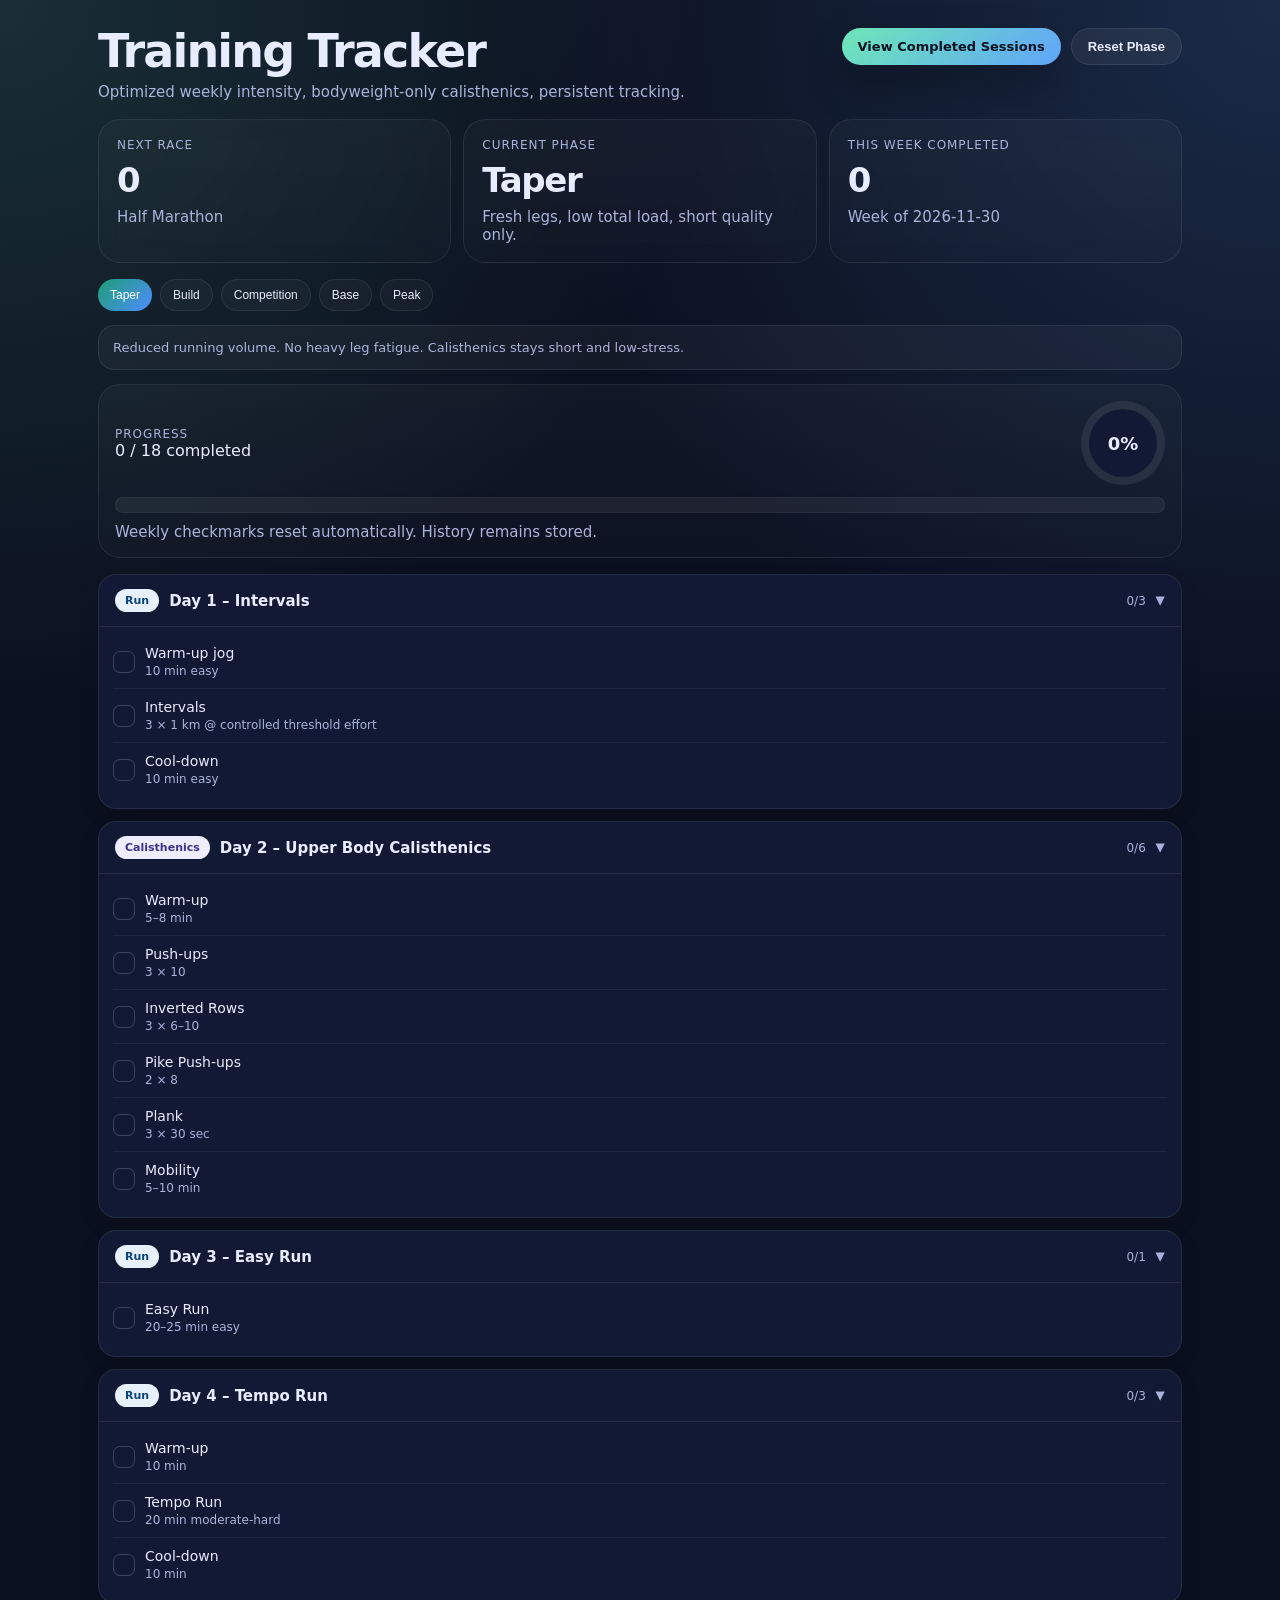
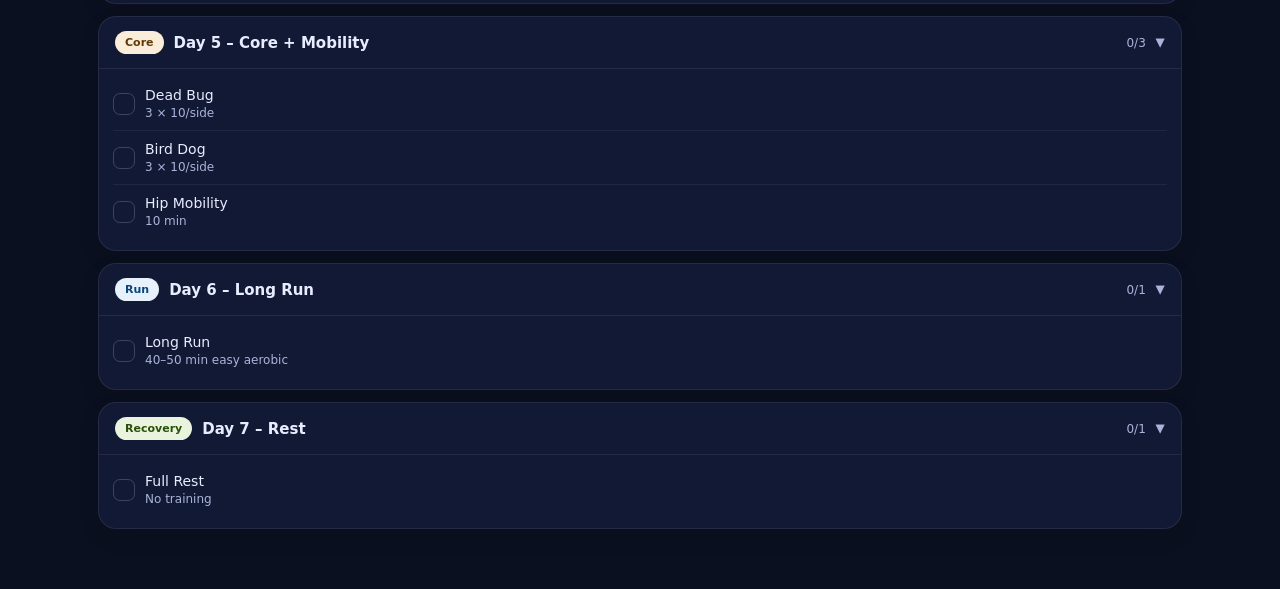
<file: index.html>
<!DOCTYPE html>
<html lang="de">
  <head>
    <meta charset="UTF-8" />
    <meta name="viewport" content="width=device-width, initial-scale=1.0" />
    <title>Training Tracker</title>
    <link rel="stylesheet" href="./styles.css" />
  </head>
  <body>
    <div class="wrap">
      <div class="hero">
        <div>
          <h1>Training Tracker</h1>
          <div class="sub">
            Optimized weekly intensity, bodyweight-only calisthenics, persistent
            tracking.
          </div>
        </div>
        <div class="actions">
          <a href="./history.html" class="btn">View Completed Sessions</a>
          <button class="btn secondary" id="resetPhaseBtn">Reset Phase</button>
        </div>
      </div>

      <div class="grid">
        <div class="card">
          <div class="label">Next race</div>
          <div class="metric" id="nextRaceDays">0</div>
          <div class="sub" id="nextRaceName"></div>
        </div>

        <div class="card">
          <div class="label">Current phase</div>
          <div class="metric" id="phaseTitleMetric"></div>
          <div class="sub" id="phasePace"></div>
        </div>

        <div class="card">
          <div class="label">This week completed</div>
          <div class="metric" id="weeklyCompleted">0</div>
          <div class="sub" id="weeklyLabel">Resets every Monday</div>
        </div>
      </div>

      <div class="phaseBar" id="phaseBar"></div>
      <div class="note" id="phaseNote"></div>

      <div class="progressCard">
        <div class="progressTop">
          <div>
            <div class="label">Progress</div>
            <div id="progressText">0 / 0 completed</div>
          </div>
          <div class="progressRingWrap">
            <div class="ring" id="ring">
              <div class="ringText" id="ringText">0%</div>
            </div>
          </div>
        </div>

        <div class="progressTrack">
          <div class="progressFill" id="progressFill"></div>
        </div>

        <div class="progressMeta">
          <div class="sub" style="margin: 0">
            Weekly checkmarks reset automatically. History remains stored.
          </div>
        </div>
      </div>

      <div class="dayList" id="dayList"></div>
    </div>

    <script src="./data.js"></script>
    <script src="./storage.js"></script>
    <script src="./app.js"></script>
  </body>
</html>
</file>
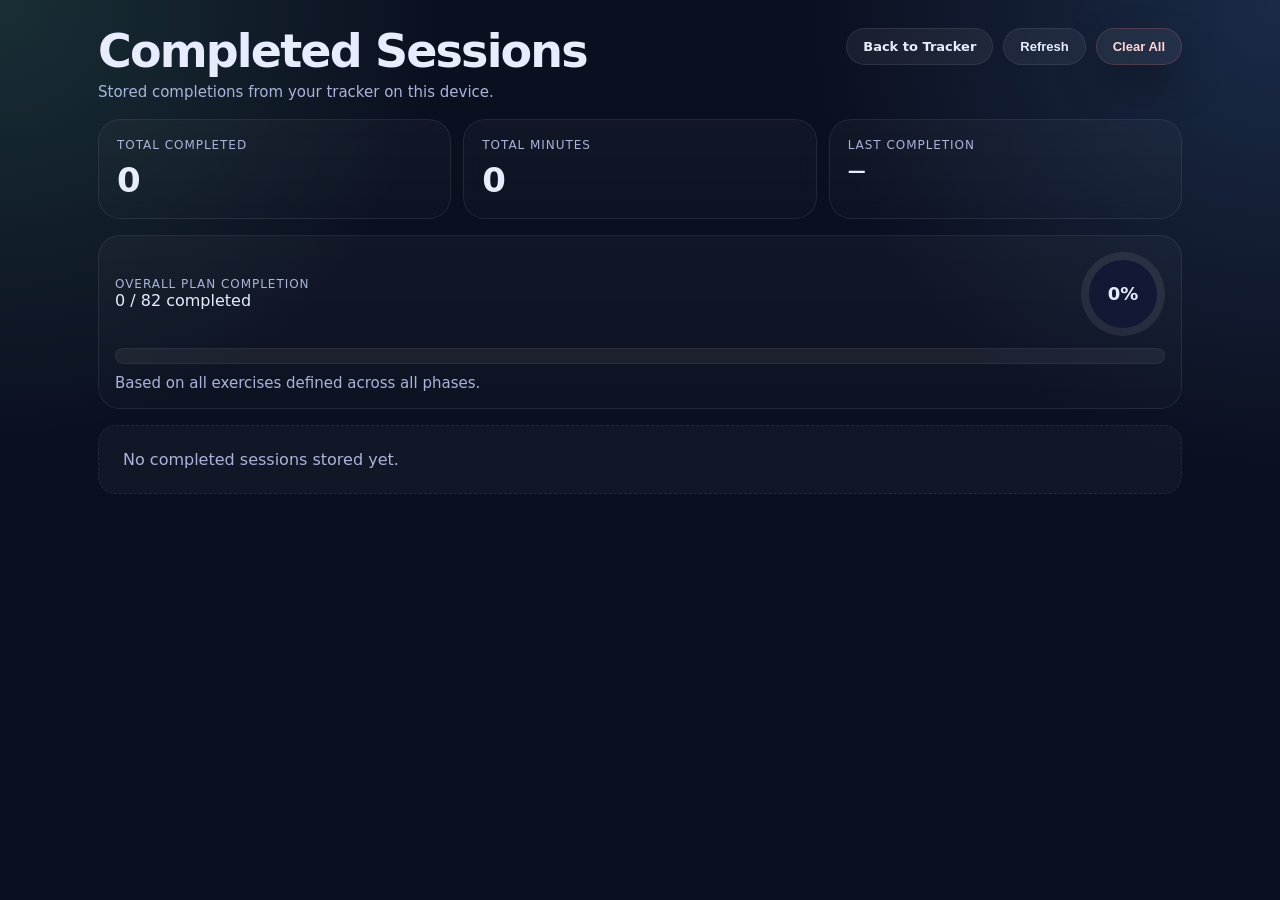
<file: history.html>
<!DOCTYPE html>
<html lang="de">
  <head>
    <meta charset="UTF-8" />
    <meta name="viewport" content="width=device-width, initial-scale=1.0" />
    <title>Completed Sessions</title>
    <link rel="stylesheet" href="./styles.css" />
  </head>
  <body>
    <div class="wrap">
      <div class="hero">
        <div>
          <h1>Completed Sessions</h1>
          <div class="sub">
            Stored completions from your tracker on this device.
          </div>
        </div>
        <div class="actions">
          <a href="./index.html" class="btn secondary">Back to Tracker</a>
          <button class="btn secondary" onclick="reloadHistory()">
            Refresh
          </button>
          <button class="btn danger" onclick="clearAllHistory()">
            Clear All
          </button>
        </div>
      </div>

      <div class="grid">
        <div class="card">
          <div class="label">Total Completed</div>
          <div class="metric" id="historyTotalCount">0</div>
        </div>

        <div class="card">
          <div class="label">Total Minutes</div>
          <div class="metric" id="historyTotalMinutes">0</div>
        </div>

        <div class="card">
          <div class="label">Last Completion</div>
          <div
            class="metric"
            id="historyLastCompletion"
            style="font-size: 18px"
          >
            —
          </div>
        </div>
      </div>
      <div class="progressCard">
        <div class="progressTop">
          <div>
            <div class="label">Overall Plan Completion</div>
            <div id="historyProgressText">0 / 0 completed</div>
          </div>
          <div class="progressRingWrap">
            <div class="ring" id="historyRing">
              <div class="ringText" id="historyRingText">0%</div>
            </div>
          </div>
        </div>

        <div class="progressTrack">
          <div class="progressFill" id="historyProgressFill"></div>
        </div>

        <div class="progressMeta">
          <div class="sub" style="margin: 0">
            Based on all exercises defined across all phases.
          </div>
        </div>
      </div>
      <div class="list" id="historyList"></div>
    </div>

    <script src="./storage.js"></script>
    <script src="./data.js"></script>
    <script src="./history.js"></script>
  </body>
</html>
</file>
<file: styles.css>
:root {
  --bg: #0b1020;
  --panel: #121934;
  --panel2: #1a2347;
  --text: #e8ecff;
  --muted: #aab4da;
  --accent: #6ee7b7;
  --accent2: #60a5fa;
  --border: rgba(255, 255, 255, 0.08);
  --shadow: 0 20px 40px rgba(0, 0, 0, 0.25);

  --run: #e6f1fb;
  --runText: #0c447c;
  --cal: #eeedfe;
  --calText: #3c3489;
  --core: #faeeda;
  --coreText: #633806;
  --rec: #eaf3de;
  --recText: #27500a;
  --race: #fcebeb;
  --raceText: #791f1f;
}

* {
  box-sizing: border-box;
}

html,
body {
  margin: 0;
  padding: 0;
}

body {
  font-family: Inter, system-ui, -apple-system, BlinkMacSystemFont, "Segoe UI",
    Roboto, Arial, sans-serif;
  color: var(--text);
  background: radial-gradient(
      circle at top right,
      rgba(96, 165, 250, 0.18),
      transparent 30%
    ),
    radial-gradient(
      circle at top left,
      rgba(110, 231, 183, 0.14),
      transparent 28%
    ),
    var(--bg);
  min-height: 100vh;
}

.wrap {
  max-width: 1120px;
  margin: 0 auto;
  padding: 28px 18px 60px;
}

.hero {
  display: flex;
  justify-content: space-between;
  align-items: flex-start;
  gap: 16px;
  flex-wrap: wrap;
  margin-bottom: 18px;
}

.hero h1 {
  margin: 0;
  font-size: clamp(30px, 4vw, 46px);
  line-height: 1.02;
  letter-spacing: -0.04em;
}

.sub {
  margin-top: 8px;
  color: var(--muted);
  font-size: 15px;
  max-width: 760px;
}

.actions {
  display: flex;
  gap: 10px;
  flex-wrap: wrap;
}

.btn {
  display: inline-flex;
  align-items: center;
  justify-content: center;
  padding: 10px 16px;
  border-radius: 999px;
  text-decoration: none;
  font-size: 13px;
  font-weight: 700;
  color: #07111f;
  background: linear-gradient(135deg, var(--accent), var(--accent2));
  box-shadow: var(--shadow);
  border: none;
  cursor: pointer;
  transition: transform 0.15s ease, opacity 0.15s ease;
}

.btn:hover {
  transform: translateY(-1px);
}

.btn.secondary {
  background: rgba(255, 255, 255, 0.06);
  color: var(--text);
  border: 1px solid var(--border);
  box-shadow: none;
}

.grid {
  display: grid;
  grid-template-columns: repeat(3, minmax(0, 1fr));
  gap: 12px;
  margin-bottom: 16px;
}

.card {
  background: linear-gradient(
    180deg,
    rgba(255, 255, 255, 0.03),
    rgba(255, 255, 255, 0.015)
  );
  border: 1px solid var(--border);
  border-radius: 22px;
  padding: 18px;
  backdrop-filter: blur(10px);
}

.label {
  font-size: 12px;
  color: var(--muted);
  text-transform: uppercase;
  letter-spacing: 0.08em;
}

.metric {
  font-size: 34px;
  font-weight: 800;
  letter-spacing: -0.04em;
  margin-top: 8px;
}

.phaseBar {
  display: flex;
  gap: 8px;
  flex-wrap: wrap;
  margin: 14px 0;
}

.phaseBtn {
  font-size: 12px;
  padding: 8px 12px;
  border-radius: 999px;
  border: 1px solid var(--border);
  cursor: pointer;
  color: var(--text);
  background: rgba(255, 255, 255, 0.03);
  transition: transform 0.15s ease, background 0.15s ease;
}

.phaseBtn:hover {
  transform: translateY(-1px);
}

.phaseBtn.active {
  background: linear-gradient(135deg, #1d9e75, #4f8cff);
  border: none;
  color: white;
}

.note {
  font-size: 13px;
  color: var(--muted);
  background: rgba(255, 255, 255, 0.04);
  border: 1px solid var(--border);
  border-radius: 16px;
  padding: 12px 14px;
  margin-bottom: 14px;
  line-height: 1.5;
}

.progressCard {
  background: linear-gradient(
    180deg,
    rgba(255, 255, 255, 0.03),
    rgba(255, 255, 255, 0.015)
  );
  border: 1px solid var(--border);
  border-radius: 22px;
  padding: 16px;
  margin-bottom: 16px;
}

.progressTop {
  display: flex;
  justify-content: space-between;
  gap: 12px;
  align-items: center;
  margin-bottom: 12px;
  flex-wrap: wrap;
}

.progressTrack {
  height: 16px;
  background: rgba(255, 255, 255, 0.06);
  border-radius: 999px;
  overflow: hidden;
  border: 1px solid rgba(255, 255, 255, 0.05);
}

.progressFill {
  height: 100%;
  background: linear-gradient(90deg, var(--accent), var(--accent2));
  width: 0%;
  border-radius: 999px;
  transition: width 0.35s ease;
}

.progressMeta {
  display: flex;
  justify-content: space-between;
  gap: 12px;
  align-items: center;
  margin-top: 10px;
  flex-wrap: wrap;
}

.progressRingWrap {
  display: flex;
  gap: 16px;
  align-items: center;
  flex-wrap: wrap;
}

.ring {
  width: 84px;
  height: 84px;
  border-radius: 50%;
  background: conic-gradient(
    var(--accent) 0deg,
    rgba(255, 255, 255, 0.08) 0deg
  );
  display: grid;
  place-items: center;
  position: relative;
}

.ring::after {
  content: "";
  position: absolute;
  inset: 8px;
  border-radius: 50%;
  background: var(--panel);
}

.ringText {
  position: relative;
  z-index: 1;
  font-size: 18px;
  font-weight: 800;
}

.dayList {
  display: grid;
  gap: 12px;
}

.day {
  background: var(--panel);
  border: 1px solid var(--border);
  border-radius: 18px;
  overflow: hidden;
  box-shadow: 0 8px 20px rgba(0, 0, 0, 0.12);
}

.dayHead {
  display: flex;
  align-items: center;
  gap: 10px;
  padding: 14px 16px;
  cursor: pointer;
  flex-wrap: wrap;
}

.badge {
  font-size: 11px;
  font-weight: 700;
  padding: 5px 10px;
  border-radius: 999px;
  white-space: nowrap;
}

.run {
  background: var(--run);
  color: var(--runText);
}

.cal {
  background: var(--cal);
  color: var(--calText);
}

.core {
  background: var(--core);
  color: var(--coreText);
}

.rec {
  background: var(--rec);
  color: var(--recText);
}

.race {
  background: var(--race);
  color: var(--raceText);
}

.dayName {
  font-size: 15px;
  font-weight: 700;
  flex: 1;
}

.dayMeta {
  font-size: 12px;
  color: var(--muted);
}

.arrow {
  font-size: 12px;
  color: var(--muted);
  transition: transform 0.2s ease;
}

.arrow.open {
  transform: rotate(90deg);
}

.dayBody {
  display: none;
  border-top: 1px solid var(--border);
  padding: 8px 14px 12px;
}

.dayBody.open {
  display: block;
}

.exRow {
  display: flex;
  gap: 10px;
  align-items: center;
  padding: 10px 0;
  border-bottom: 1px solid rgba(255, 255, 255, 0.06);
}

.exRow:last-child {
  border-bottom: none;
}

.check {
  width: 22px;
  height: 22px;
  border-radius: 7px;
  border: 1.5px solid rgba(255, 255, 255, 0.18);
  display: grid;
  place-items: center;
  cursor: pointer;
  flex-shrink: 0;
  background: transparent;
  user-select: none;
}

.check.on {
  background: linear-gradient(135deg, var(--accent), var(--accent2));
  border: none;
  color: #07111f;
  font-weight: 900;
}

.exMain {
  flex: 1;
  min-width: 0;
}

.exName {
  font-size: 14px;
}

.exName.done {
  text-decoration: line-through;
  color: var(--muted);
}

.exDetail {
  font-size: 12px;
  color: var(--muted);
  margin-top: 3px;
}

.status {
  margin-top: 12px;
  font-size: 12px;
  color: var(--muted);
}

.list {
  display: grid;
  gap: 12px;
}

.item {
  background: var(--panel);
  border: 1px solid var(--border);
  border-radius: 18px;
  padding: 16px;
}

.meta {
  font-size: 13px;
  color: var(--muted);
  margin-top: 6px;
}

.detail {
  font-size: 14px;
  margin-top: 8px;
}

.empty {
  color: var(--muted);
  padding: 24px;
  border: 1px dashed var(--border);
  border-radius: 18px;
  background: rgba(255, 255, 255, 0.03);
}

.danger {
  background: rgba(255, 255, 255, 0.06);
  color: #ffd6d6;
  border: 1px solid rgba(255, 120, 120, 0.2);
}

@media (max-width: 900px) {
  .grid {
    grid-template-columns: 1fr;
  }
}
</file>
